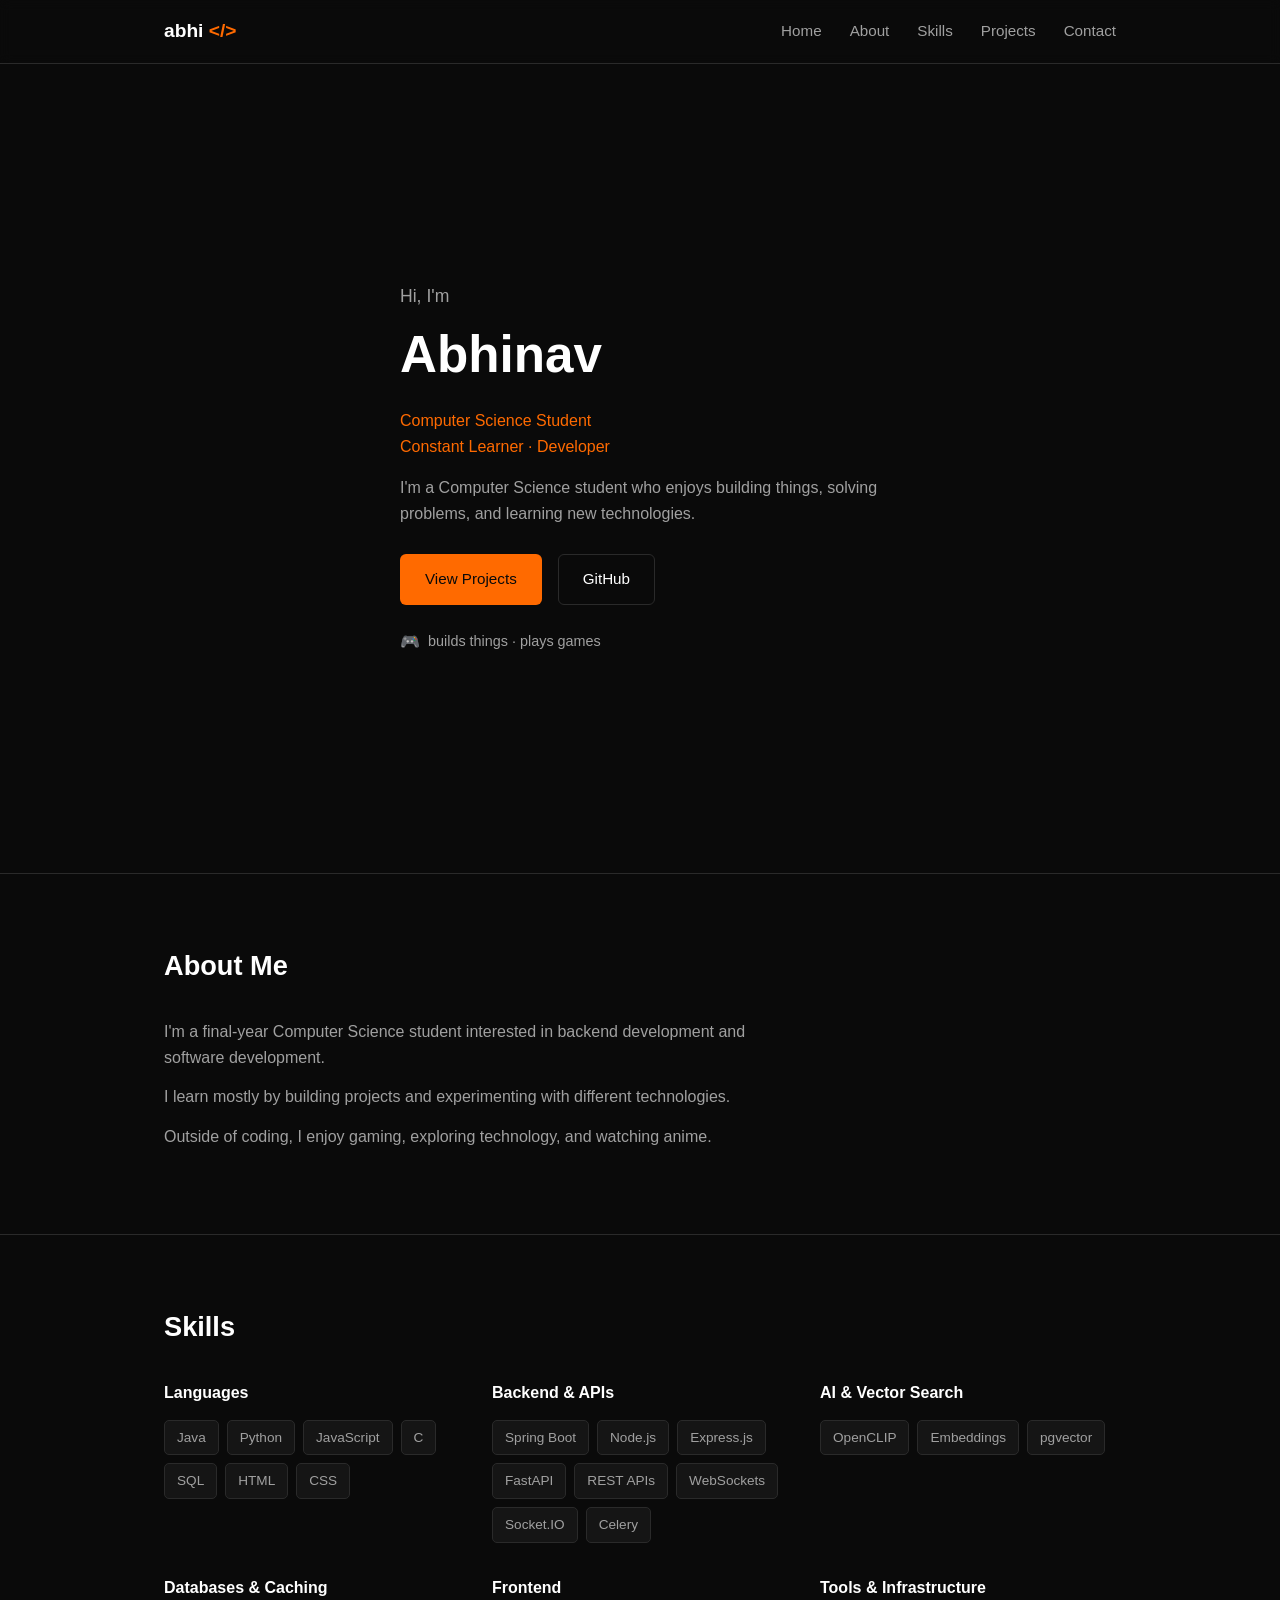
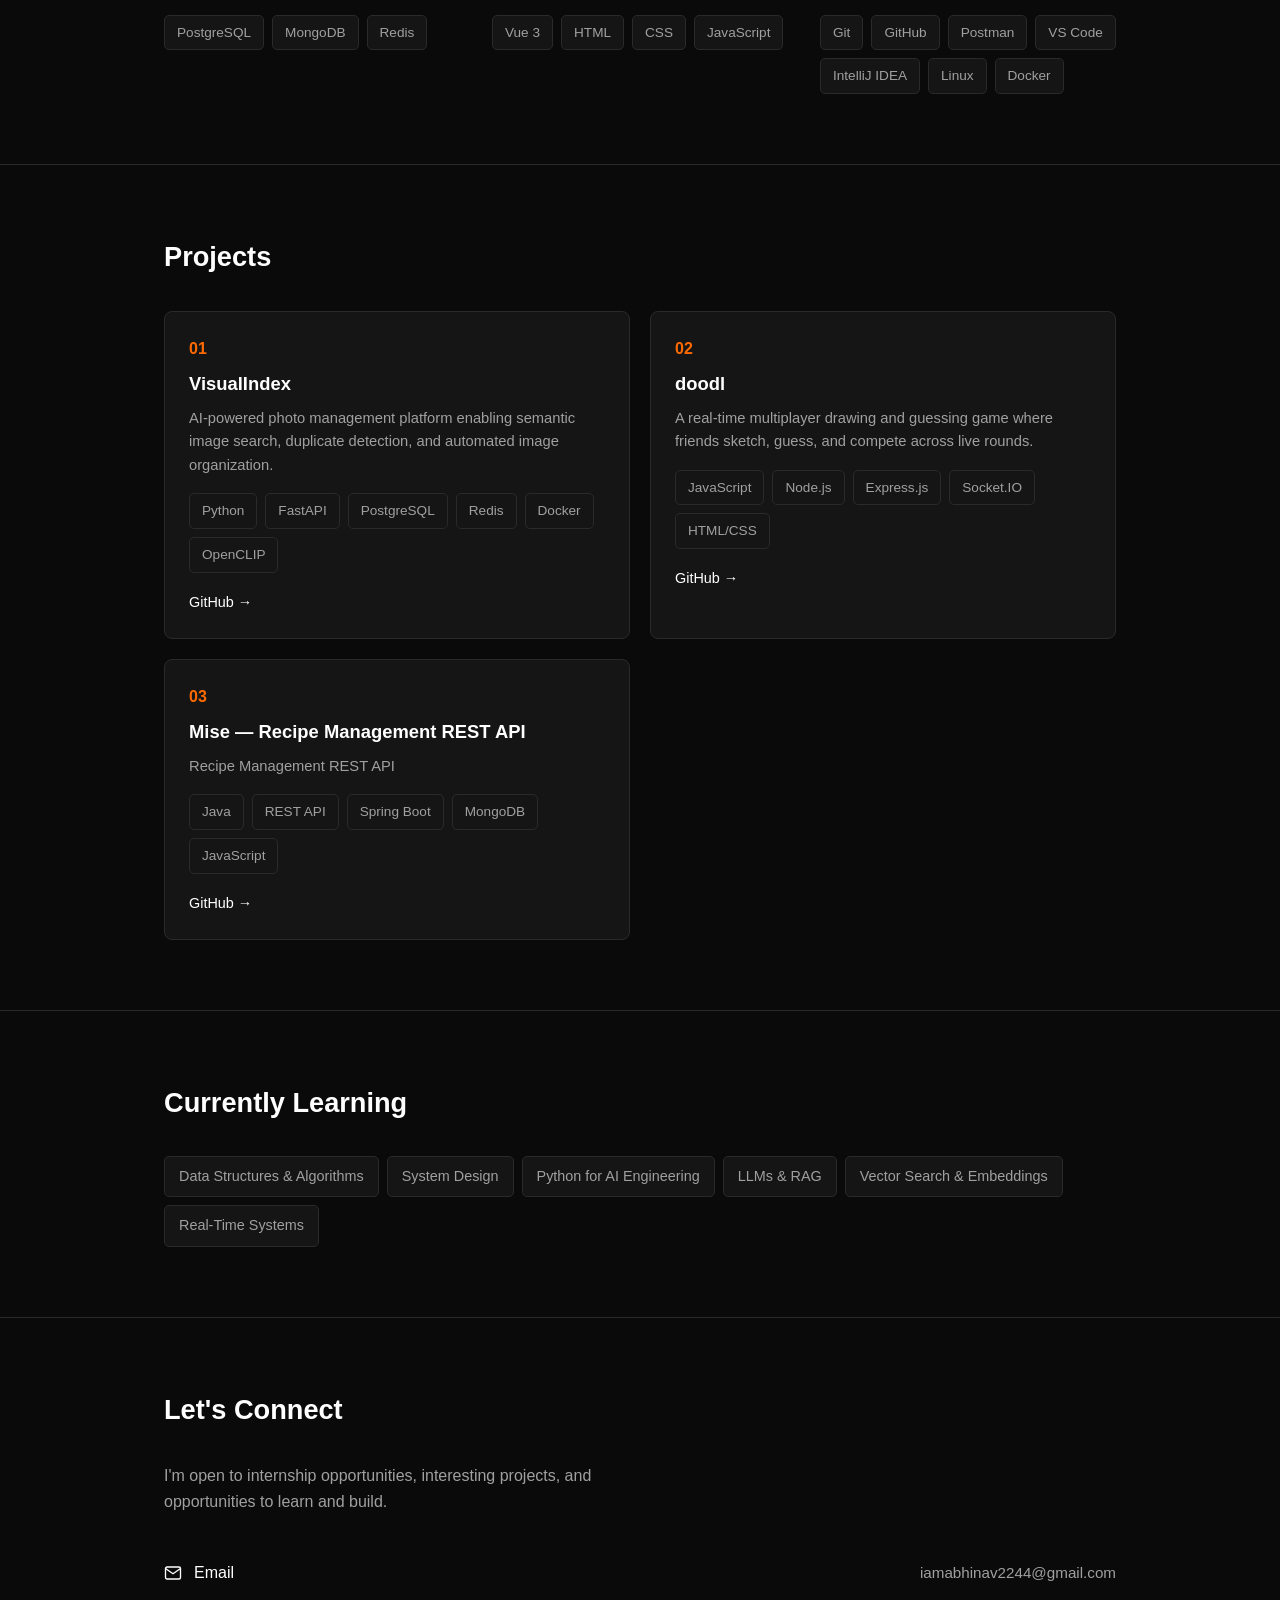
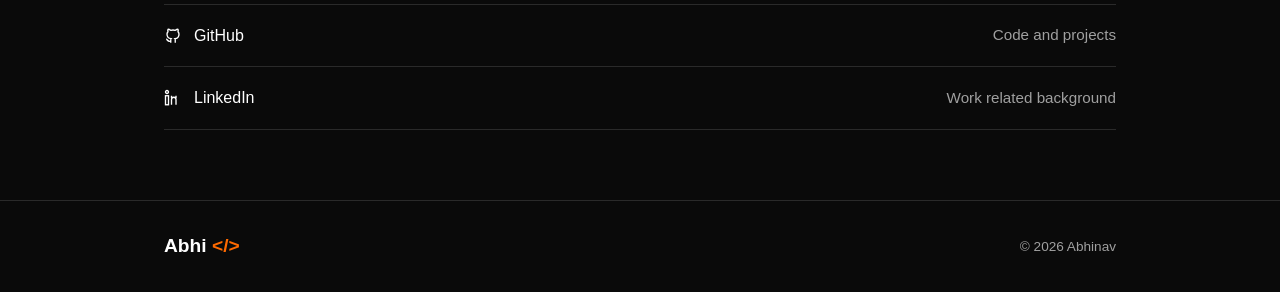
<file: index.html>
<!DOCTYPE html>
<html lang="en">
<head>
  <meta charset="UTF-8">
  <meta name="viewport" content="width=device-width, initial-scale=1.0">
  <title>Abhinav — Portfolio</title>
  <meta name="description" content="Personal portfolio of Abhinav, a Computer Science student focused on backend development.">
  <link rel="stylesheet" href="style.css">
</head>
<body>

  <!-- Navbar -->
  <header class="navbar" id="navbar">
    <div class="nav-container">
      <a href="#home" class="logo">abhi <span class="accent">&lt;/&gt;</span></a>

      <nav class="nav-links" id="navLinks">
        <a href="#home">Home</a>
        <a href="#about">About</a>
        <a href="#skills">Skills</a>
        <a href="#projects">Projects</a>
        <a href="#contact">Contact</a>
      </nav>

      <button class="hamburger" id="hamburger" aria-label="Open menu" aria-expanded="false">
        <span></span>
        <span></span>
        <span></span>
      </button>
    </div>
  </header>

  <!-- Hero -->
  <section id="home" class="intro">
    <div class="container intro-content">
      <p class="intro-greeting">Hi, I'm</p>
      <h1 class="intro-name">Abhinav</h1>
      <p class="intro-role">Computer Science Student<br>Constant Learner · Developer</p>
      <p class="intro-text">
        I'm a Computer Science student who enjoys building things,
        solving problems, and learning new technologies.
      </p>

      <div class="intro-buttons">
        <a href="#projects" class="btn btn-primary">View Projects</a>
        <a href="https://github.com/notabhinv" target="_blank" rel="noopener" class="btn btn-secondary">GitHub</a>
      </div>

      <div class="intro-tag">
        <span class="controller-icon" aria-hidden="true">🎮</span>
        <span>builds things · plays games</span>
      </div>
    </div>
  </section>

  <!-- About -->
  <section id="about" class="section">
    <div class="container">
      <h2 class="section-title">About Me</h2>
      <div class="about-text">
        <p>
          I'm a final-year Computer Science student interested in
          backend development and software development.
        </p>
        <p>
          I learn mostly by building projects and experimenting with
          different technologies.
        </p>
        <p>
          Outside of coding, I enjoy gaming, exploring technology,
          and watching anime.
        </p>
      </div>
    </div>
  </section>

 
<!-- Skills -->
<section id="skills" class="section">
  <div class="container">
    <h2 class="section-title">Skills</h2>

    <div class="skills-grid">
      <div class="skill-group">
        <h3>Languages</h3>
        <div class="tag-list">
          <span class="tag">Java</span>
          <span class="tag">Python</span>
          <span class="tag">JavaScript</span>
          <span class="tag">C</span>
          <span class="tag">SQL</span>
          <span class="tag">HTML</span>
          <span class="tag">CSS</span>
        </div>
      </div>

      <div class="skill-group">
        <h3>Backend & APIs</h3>
        <div class="tag-list">
          <span class="tag">Spring Boot</span>
          <span class="tag">Node.js</span>
          <span class="tag">Express.js</span>
          <span class="tag">FastAPI</span>
          <span class="tag">REST APIs</span>
          <span class="tag">WebSockets</span>
          <span class="tag">Socket.IO</span>
          <span class="tag">Celery</span>
        </div>
      </div>

      <div class="skill-group">
        <h3>AI & Vector Search</h3>
        <div class="tag-list">
          <span class="tag">OpenCLIP</span>
          <span class="tag">Embeddings</span>
          <span class="tag">pgvector</span>
        </div>
      </div>

      <div class="skill-group">
        <h3>Databases & Caching</h3>
        <div class="tag-list">
          <span class="tag">PostgreSQL</span>
          <span class="tag">MongoDB</span>
          <span class="tag">Redis</span>
        </div>
      </div>

      <div class="skill-group">
        <h3>Frontend</h3>
        <div class="tag-list">
          <span class="tag">Vue 3</span>
          <span class="tag">HTML</span>
          <span class="tag">CSS</span>
          <span class="tag">JavaScript</span>
        </div>
      </div>

      <div class="skill-group">
        <h3>Tools & Infrastructure</h3>
        <div class="tag-list">
          <span class="tag">Git</span>
          <span class="tag">GitHub</span>
          <span class="tag">Postman</span>
          <span class="tag">VS Code</span>
          <span class="tag">IntelliJ IDEA</span>
          <span class="tag">Linux</span>
          <span class="tag">Docker</span>
        </div>
      </div>
    </div>
  </div>
</section>


  <!-- Projects -->
  <section id="projects" class="section">
    <div class="container">
      <h2 class="section-title">Projects</h2>

      <div class="projects-grid">


        <div class="project-card">
          <span class="project-number">01</span>
          <h3>VisualIndex</h3>
          <p>AI-powered photo management platform enabling semantic image search, duplicate detection, and automated image organization.</p>
          <div class="tag-list">
            <span class="tag">Python</span>
            <span class="tag">FastAPI</span>
            <span class="tag">PostgreSQL</span>
            <span class="tag">Redis</span>
            <span class="tag">Docker</span>
            <span class="tag">OpenCLIP</span>
          </div>
          <div class="project-links">
            <a href="https://github.com/notabhinv/visual-index.git" target="_blank" rel="noopener">GitHub →</a>
          </div>
        </div>

        <div class="project-card">
            <span class="project-number">02</span>
            <h3>doodl</h3>
            <p>A real-time multiplayer drawing and guessing game where friends sketch, guess, and compete across live rounds.</p>
            <div class="tag-list">
              <span class="tag">JavaScript</span>
              <span class="tag">Node.js</span>
              <span class="tag">Express.js</span>
              <span class="tag">Socket.IO</span>
              <span class="tag">HTML/CSS</span>
            </div>
            <div class="project-links">
              <a href="https://github.com/notabhinv/scribbleClone.git" target="_blank" rel="noopener">GitHub →</a>
            </div>
        </div>

        <div class="project-card">
          <span class="project-number">03</span>
          <h3>Mise — Recipe Management REST API</h3>
          <p>Recipe Management REST API</p>
          <div class="tag-list">
            <span class="tag">Java</span>
            <span class="tag">REST API</span>
            <span class="tag">Spring Boot</span>
            <span class="tag">MongoDB</span>
            <span class="tag">JavaScript</span>
          </div>
          <div class="project-links">
            <a href="#" target="_blank" rel="noopener">GitHub →</a>
          </div>
        </div>
      </div>
    </div>
  </section>

 
<!-- Currently Learning -->
<section id="learning" class="section">
  <div class="container">
    <h2 class="section-title">Currently Learning</h2>
    <div class="tag-list learning-list">
      <span class="tag">Data Structures & Algorithms</span>
      <span class="tag">System Design</span>
      <span class="tag">Python for AI Engineering</span>
      <span class="tag">LLMs & RAG</span>
      <span class="tag">Vector Search & Embeddings</span>
      <span class="tag">Real-Time Systems</span>
    </div>
  </div>
</section>


 <!-- Contact -->
<section id="contact" class="section">
  <div class="container">
    <h2 class="section-title">Let's Connect</h2>
    <p class="contact-text">
      I'm open to internship opportunities, interesting projects,
      and opportunities to learn and build.
    </p>

    <div class="contact-list">
      <a href="mailto:iamabhinav2244@gmail.com" class="contact-row">
        <span class="contact-left">
          <svg class="contact-icon" viewBox="0 0 24 24" fill="none" stroke="currentColor" stroke-width="1.8" aria-hidden="true">
            <rect x="2" y="4" width="20" height="16" rx="2"></rect>
            <path d="m2 6 10 7 10-7"></path>
          </svg>
          Email
        </span>
        <span class="contact-right">iamabhinav2244@gmail.com</span>
      </a>

      <a href="https://github.com/notabhinv" target="_blank" rel="noopener" class="contact-row">
        <span class="contact-left">
          <svg class="contact-icon" viewBox="0 0 24 24" fill="none" stroke="currentColor" stroke-width="1.8" aria-hidden="true">
            <path d="M9 19c-4.3 1.4-4.3-2.5-6-3m12 5v-3.5c0-1 .1-1.4-.5-2 2.8-.3 5.5-1.4 5.5-6a4.6 4.6 0 0 0-1.3-3.2 4.2 4.2 0 0 0-.1-3.2s-1.1-.3-3.5 1.3a12.3 12.3 0 0 0-6.2 0C6.5 2.8 5.4 3.1 5.4 3.1a4.2 4.2 0 0 0-.1 3.2A4.6 4.6 0 0 0 4 9.5c0 4.6 2.7 5.7 5.5 6-.6.6-.6 1.2-.5 2V21"></path>
          </svg>
          GitHub
        </span>
        <span class="contact-right">Code and projects</span>
      </a>

      <a href="https://linkedin.com/in/notabhinv" target="_blank" rel="noopener" class="contact-row">
        <span class="contact-left">
          <svg class="contact-icon" viewBox="0 0 24 24" fill="none" stroke="currentColor" stroke-width="1.8" aria-hidden="true">
            <rect x="2" y="9" width="4" height="12"></rect>
            <circle cx="4" cy="4" r="2"></circle>
            <path d="M10 21v-7a3 3 0 0 1 6 0v7M10 12V9m6 3V9"></path>
          </svg>
          LinkedIn
        </span>
        <span class="contact-right">Work related background</span>
      </a>
    </div>
  </div>
</section>

  <!-- Footer -->
  <footer class="footer">
    <div class="container footer-content">
      <p class="logo">Abhi <span class="accent">&lt;/&gt;</span></p>
      <p class="footer-copy">© 2026 Abhinav</p>
    </div>
  </footer>

  <button id="backToTop" class="back-to-top" aria-label="Back to top">↑</button>

  <script src="script.js"></script>
</body>
</html>
</file>
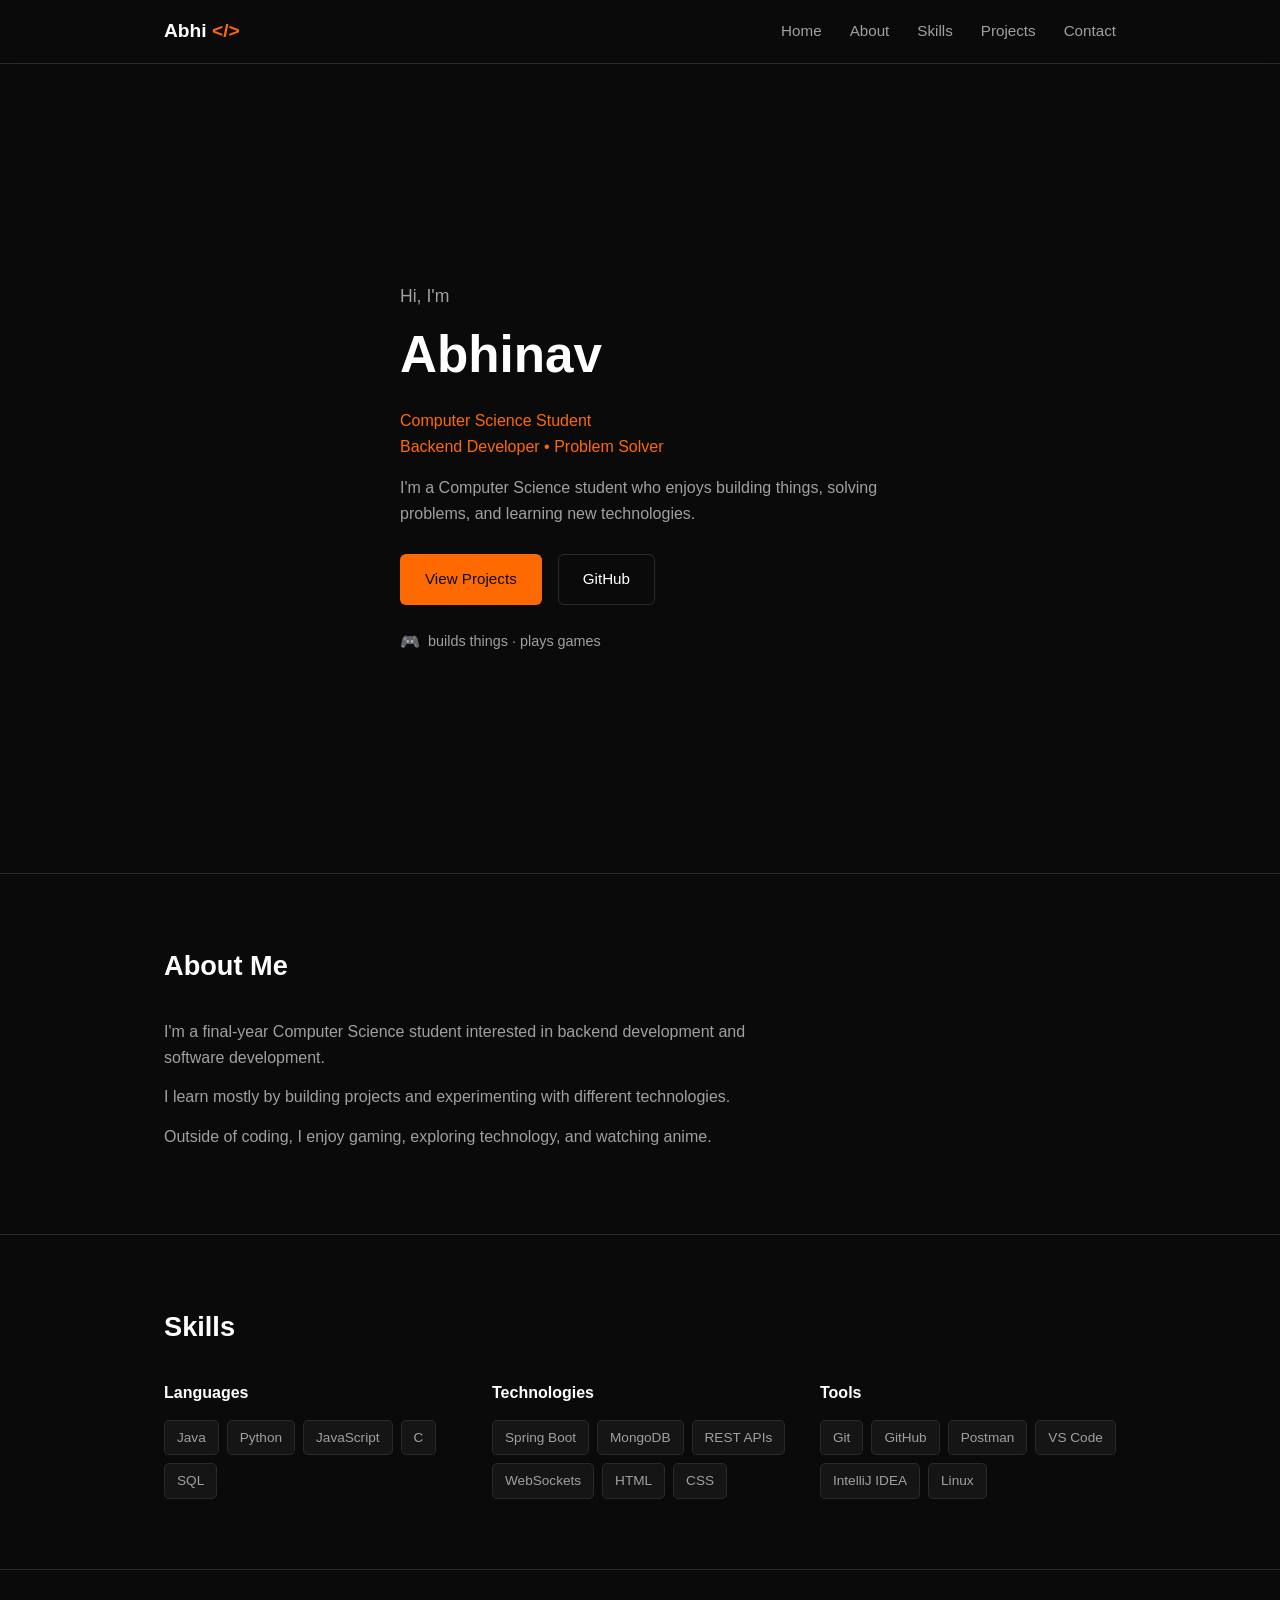
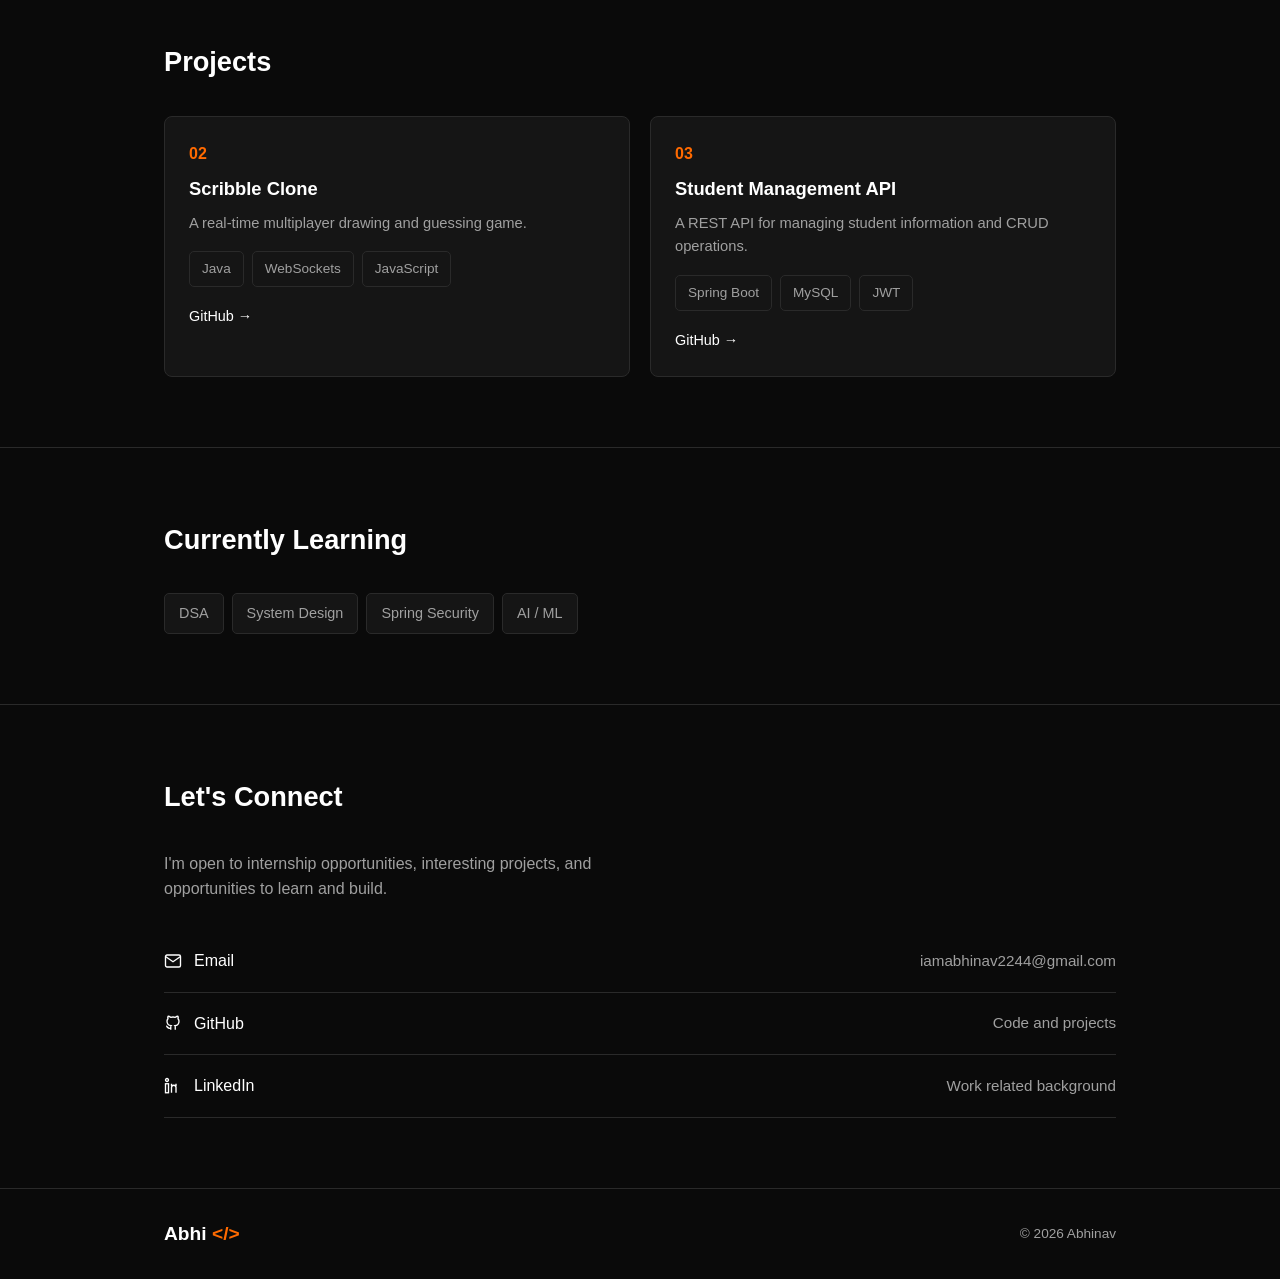
<file: abhinav/index.html>
<!DOCTYPE html>
<html lang="en">
<head>
  <meta charset="UTF-8">
  <meta name="viewport" content="width=device-width, initial-scale=1.0">
  <title>Abhinav — Portfolio</title>
  <meta name="description" content="Personal portfolio of Abhinav, a Computer Science student focused on backend development.">
  <link rel="stylesheet" href="style.css">
</head>
<body>

  <!-- Navbar -->
  <header class="navbar" id="navbar">
    <div class="nav-container">
      <a href="#home" class="logo">Abhi <span class="accent">&lt;/&gt;</span></a>

      <nav class="nav-links" id="navLinks">
        <a href="#home">Home</a>
        <a href="#about">About</a>
        <a href="#skills">Skills</a>
        <a href="#projects">Projects</a>
        <a href="#contact">Contact</a>
      </nav>

      <button class="hamburger" id="hamburger" aria-label="Open menu" aria-expanded="false">
        <span></span>
        <span></span>
        <span></span>
      </button>
    </div>
  </header>

  <!-- Hero -->
  <section id="home" class="intro">
    <div class="container intro-content">
      <p class="intro-greeting">Hi, I'm</p>
      <h1 class="intro-name">Abhinav</h1>
      <p class="intro-role">Computer Science Student<br>Backend Developer • Problem Solver</p>
      <p class="intro-text">
        I'm a Computer Science student who enjoys building things,
        solving problems, and learning new technologies.
      </p>

      <div class="intro-buttons">
        <a href="#projects" class="btn btn-primary">View Projects</a>
        <a href="https://github.com/notabhinv" target="_blank" rel="noopener" class="btn btn-secondary">GitHub</a>
      </div>

      <div class="intro-tag">
        <span class="controller-icon" aria-hidden="true">🎮</span>
        <span>builds things · plays games</span>
      </div>
    </div>
  </section>

  <!-- About -->
  <section id="about" class="section">
    <div class="container">
      <h2 class="section-title">About Me</h2>
      <div class="about-text">
        <p>
          I'm a final-year Computer Science student interested in
          backend development and software development.
        </p>
        <p>
          I learn mostly by building projects and experimenting with
          different technologies.
        </p>
        <p>
          Outside of coding, I enjoy gaming, exploring technology,
          and watching anime.
        </p>
      </div>
    </div>
  </section>

  <!-- Skills -->
  <section id="skills" class="section">
    <div class="container">
      <h2 class="section-title">Skills</h2>

      <div class="skills-grid">
        <div class="skill-group">
          <h3>Languages</h3>
          <div class="tag-list">
            <span class="tag">Java</span>
            <span class="tag">Python</span>
            <span class="tag">JavaScript</span>
            <span class="tag">C</span>
            <span class="tag">SQL</span>
          </div>
        </div>

        <div class="skill-group">
          <h3>Technologies</h3>
          <div class="tag-list">
            <span class="tag">Spring Boot</span>
            <span class="tag">MongoDB</span>
            <span class="tag">REST APIs</span>
            <span class="tag">WebSockets</span>
            <span class="tag">HTML</span>
            <span class="tag">CSS</span>
          </div>
        </div>

        <div class="skill-group">
          <h3>Tools</h3>
          <div class="tag-list">
            <span class="tag">Git</span>
            <span class="tag">GitHub</span>
            <span class="tag">Postman</span>
            <span class="tag">VS Code</span>
            <span class="tag">IntelliJ IDEA</span>
            <span class="tag">Linux</span>
          </div>
        </div>
      </div>
    </div>
  </section>

  <!-- Projects -->
  <section id="projects" class="section">
    <div class="container">
      <h2 class="section-title">Projects</h2>

      <div class="projects-grid">

        <div class="project-card">
          <span class="project-number">02</span>
          <h3>Scribble Clone</h3>
          <p>A real-time multiplayer drawing and guessing game.</p>
          <div class="tag-list">
            <span class="tag">Java</span>
            <span class="tag">WebSockets</span>
            <span class="tag">JavaScript</span>
          </div>
          <div class="project-links">
            <a href="https://github.com/notabhinv/scribbleClone.git" target="_blank" rel="noopener">GitHub →</a>
          </div>
        </div>

        <div class="project-card">
          <span class="project-number">03</span>
          <h3>Student Management API</h3>
          <p>A REST API for managing student information and CRUD operations.</p>
          <div class="tag-list">
            <span class="tag">Spring Boot</span>
            <span class="tag">MySQL</span>
            <span class="tag">JWT</span>
          </div>
          <div class="project-links">
            <a href="#" target="_blank" rel="noopener">GitHub →</a>
          </div>
        </div>
      </div>
    </div>
  </section>

  <!-- Currently Learning -->
  <section id="learning" class="section">
    <div class="container">
      <h2 class="section-title">Currently Learning</h2>
      <div class="tag-list learning-list">
        <span class="tag">DSA</span>
        <span class="tag">System Design</span>
        <span class="tag">Spring Security</span>
        <span class="tag">AI / ML</span>
      </div>
    </div>
  </section>

 <!-- Contact -->
<section id="contact" class="section">
  <div class="container">
    <h2 class="section-title">Let's Connect</h2>
    <p class="contact-text">
      I'm open to internship opportunities, interesting projects,
      and opportunities to learn and build.
    </p>

    <div class="contact-list">
      <a href="mailto:iamabhinav2244@gmail.com" class="contact-row">
        <span class="contact-left">
          <svg class="contact-icon" viewBox="0 0 24 24" fill="none" stroke="currentColor" stroke-width="1.8" aria-hidden="true">
            <rect x="2" y="4" width="20" height="16" rx="2"></rect>
            <path d="m2 6 10 7 10-7"></path>
          </svg>
          Email
        </span>
        <span class="contact-right">iamabhinav2244@gmail.com</span>
      </a>

      <a href="https://github.com/notabhinv" target="_blank" rel="noopener" class="contact-row">
        <span class="contact-left">
          <svg class="contact-icon" viewBox="0 0 24 24" fill="none" stroke="currentColor" stroke-width="1.8" aria-hidden="true">
            <path d="M9 19c-4.3 1.4-4.3-2.5-6-3m12 5v-3.5c0-1 .1-1.4-.5-2 2.8-.3 5.5-1.4 5.5-6a4.6 4.6 0 0 0-1.3-3.2 4.2 4.2 0 0 0-.1-3.2s-1.1-.3-3.5 1.3a12.3 12.3 0 0 0-6.2 0C6.5 2.8 5.4 3.1 5.4 3.1a4.2 4.2 0 0 0-.1 3.2A4.6 4.6 0 0 0 4 9.5c0 4.6 2.7 5.7 5.5 6-.6.6-.6 1.2-.5 2V21"></path>
          </svg>
          GitHub
        </span>
        <span class="contact-right">Code and projects</span>
      </a>

      <a href="https://linkedin.com/in/notabhinv" target="_blank" rel="noopener" class="contact-row">
        <span class="contact-left">
          <svg class="contact-icon" viewBox="0 0 24 24" fill="none" stroke="currentColor" stroke-width="1.8" aria-hidden="true">
            <rect x="2" y="9" width="4" height="12"></rect>
            <circle cx="4" cy="4" r="2"></circle>
            <path d="M10 21v-7a3 3 0 0 1 6 0v7M10 12V9m6 3V9"></path>
          </svg>
          LinkedIn
        </span>
        <span class="contact-right">Work related background</span>
      </a>
    </div>
  </div>
</section>

  <!-- Footer -->
  <footer class="footer">
    <div class="container footer-content">
      <p class="logo">Abhi <span class="accent">&lt;/&gt;</span></p>
      <p class="footer-copy">© 2026 Abhinav</p>
    </div>
  </footer>

  <button id="backToTop" class="back-to-top" aria-label="Back to top">↑</button>

  <script src="script.js"></script>
</body>
</html>
</file>
<file: style.css>
/* ---------- Variables ---------- */
:root {
  --bg: #0a0a0a;
  --card: #151515;
  --border: #2a2a2a;
  --text: #ffffff;
  --text-secondary: #a0a0a0;
  --accent: #ff6a00;
}

/* ---------- Reset ---------- */
* {
  margin: 0;
  padding: 0;
  box-sizing: border-box;
}

html {
  scroll-behavior: smooth;
}

body {
  background-color: var(--bg);
  color: var(--text);
  font-family: "Segoe UI", Roboto, Arial, sans-serif;
  line-height: 1.6;
}

.container {
  max-width: 1000px;
  margin: 0 auto;
  padding: 0 24px;
}

a {
  color: inherit;
  text-decoration: none;
}

/* ---------- Navbar ---------- */
.navbar {
  position: sticky;
  top: 0;
  z-index: 100;
  background-color: rgba(10, 10, 10, 0.9);
  border-bottom: 1px solid var(--border);
  backdrop-filter: blur(6px);
}

.nav-container {
  max-width: 1000px;
  margin: 0 auto;
  padding: 16px 24px;
  display: flex;
  align-items: center;
  justify-content: space-between;
}

.logo {
  font-size: 1.2rem;
  font-weight: 600;
}

.accent {
  color: var(--accent);
}

.nav-links {
  display: flex;
  gap: 28px;
}

.nav-links a {
  color: var(--text-secondary);
  font-size: 0.95rem;
  transition: color 0.2s ease;
}

.nav-links a:hover,
.nav-links a:focus-visible {
  color: var(--accent);
}

.hamburger {
  display: none;
  flex-direction: column;
  justify-content: center;
  gap: 5px;
  background: none;
  border: none;
  cursor: pointer;
  padding: 6px;
}

.hamburger span {
  width: 22px;
  height: 2px;
  background-color: var(--text);
  transition: transform 0.2s ease, opacity 0.2s ease;
}

/* ---------- Buttons ---------- */
.btn {
  display: inline-block;
  padding: 12px 24px;
  border-radius: 6px;
  font-size: 0.95rem;
  font-weight: 500;
  transition: all 0.2s ease;
  border: 1px solid transparent;
}

.btn-primary {
  background-color: var(--accent);
  color: #0a0a0a;
}

.btn-primary:hover {
  background-color: #e65f00;
}

.btn-secondary {
  border-color: var(--border);
  color: var(--text);
}

.btn-secondary:hover {
  border-color: var(--accent);
  color: var(--accent);
}

/* ---------- Hero ---------- */
.intro {
  min-height: 90vh;
  display: flex;
  align-items: center;
  border-bottom: 1px solid var(--border);
}

.intro-content {
  padding: 60px 24px;
}

.intro-greeting {
  color: var(--text-secondary);
  font-size: 1.1rem;
}

.intro-name {
  font-size: 3.2rem;
  font-weight: 700;
  margin: 4px 0 12px;
}

.intro-role {
  color: var(--accent);
  font-size: 1rem;
  margin-bottom: 16px;
}

.intro-text {
  max-width: 480px;
  color: var(--text-secondary);
  margin-bottom: 28px;
}

.intro-buttons {
  display: flex;
  gap: 16px;
  flex-wrap: wrap;
  margin-bottom: 24px;
}

.intro-tag {
  display: flex;
  align-items: center;
  gap: 8px;
  color: var(--text-secondary);
  font-size: 0.9rem;
}

.controller-icon {
  font-size: 1rem;
}

/* ---------- Sections ---------- */
.section {
  padding: 70px 0;
  border-bottom: 1px solid var(--border);
}

.section-title {
  font-size: 1.7rem;
  font-weight: 600;
  margin-bottom: 32px;
}

/* ---------- About ---------- */
.about-text {
  max-width: 600px;
}

.about-text p {
  color: var(--text-secondary);
  margin-bottom: 14px;
}

/* ---------- Skills ---------- */
.skills-grid {
  display: grid;
  grid-template-columns: repeat(3, 1fr);
  gap: 32px;
}

.skill-group h3 {
  font-size: 1rem;
  margin-bottom: 14px;
  color: var(--text);
}

.tag-list {
  display: flex;
  flex-wrap: wrap;
  gap: 8px;
}

.tag {
  background-color: var(--card);
  border: 1px solid var(--border);
  color: var(--text-secondary);
  padding: 6px 12px;
  border-radius: 5px;
  font-size: 0.85rem;
}

/* ---------- Projects ---------- */
.projects-grid {
  display: grid;
  grid-template-columns: repeat(2, 1fr);
  gap: 20px;
}

.project-card {
  background-color: var(--card);
  border: 1px solid var(--border);
  border-radius: 8px;
  padding: 24px;
  transition: border-color 0.2s ease, transform 0.2s ease;
  opacity: 0;
  transform: translateY(12px);
}

.project-card.visible {
  opacity: 1;
  transform: translateY(0);
  transition: opacity 0.5s ease, transform 0.5s ease;
}

.project-card:hover {
  border-color: var(--accent);
}

.project-number {
  display: inline-block;
  color: var(--accent);
  font-weight: 600;
  margin-bottom: 8px;
}

.project-card h3 {
  font-size: 1.15rem;
  margin-bottom: 8px;
}

.project-card p {
  color: var(--text-secondary);
  font-size: 0.92rem;
  margin-bottom: 16px;
}

.project-card .tag-list {
  margin-bottom: 18px;
}

.project-links {
  display: flex;
  gap: 20px;
}

.project-links a {
  font-size: 0.9rem;
  color: var(--text);
  transition: color 0.2s ease;
}

.project-links a:hover {
  color: var(--accent);
}

/* ---------- Currently Learning ---------- */
.learning-list .tag {
  font-size: 0.9rem;
  padding: 8px 14px;
}

/* ---------- Contact ---------- */
.contact-text {
  color: var(--text-secondary);
  max-width: 500px;
  margin-bottom: 28px;
}

.contact-list {
  display: flex;
  flex-direction: column;
}

.contact-row {
  display: flex;
  align-items: center;
  justify-content: space-between;
  gap: 16px;
  padding: 18px 0;
  border-bottom: 1px solid var(--border);
  transition: border-color 0.2s ease;
}

.contact-row:hover {
  border-bottom-color: var(--accent);
}

.contact-left {
  display: flex;
  align-items: center;
  gap: 12px;
  font-size: 1rem;
  color: var(--text);
  transition: color 0.2s ease;
}

.contact-row:hover .contact-left {
  color: var(--accent);
}

.contact-icon {
  width: 18px;
  height: 18px;
  flex-shrink: 0;
}

.contact-right {
  color: var(--text-secondary);
  font-size: 0.95rem;
  text-align: right;
}

/* ---------- Footer ---------- */
.footer {
  padding: 30px 0;
}

.footer-content {
  display: flex;
  align-items: center;
  justify-content: space-between;
  flex-wrap: wrap;
  gap: 12px;
}

.footer-copy {
  color: var(--text-secondary);
  font-size: 0.85rem;
}

/* ---------- Back to top ---------- */
.back-to-top {
  position: fixed;
  bottom: 24px;
  right: 24px;
  width: 40px;
  height: 40px;
  border-radius: 6px;
  background-color: var(--card);
  border: 1px solid var(--border);
  color: var(--text-secondary);
  cursor: pointer;
  font-size: 1.1rem;
  opacity: 0;
  pointer-events: none;
  transition: opacity 0.2s ease, border-color 0.2s ease, color 0.2s ease;
}

.back-to-top.visible {
  opacity: 1;
  pointer-events: auto;
}

.back-to-top:hover {
  border-color: var(--accent);
  color: var(--accent);
}

/* ---------- Focus states (accessibility) ---------- */
a:focus-visible,
button:focus-visible {
  outline: 2px solid var(--accent);
  outline-offset: 3px;
}

/* ---------- Reduced motion ---------- */
@media (prefers-reduced-motion: reduce) {
  html {
    scroll-behavior: auto;
  }
  .project-card {
    opacity: 1;
    transform: none;
    transition: none;
  }
}

/* ---------- Responsive ---------- */
@media (max-width: 768px) {
  .skills-grid {
    grid-template-columns: 1fr;
  }

  .projects-grid {
    grid-template-columns: 1fr;
  }

  .intro-name {
    font-size: 2.4rem;
  }
}

@media (max-width: 640px) {
  .nav-links {
    position: absolute;
    top: 100%;
    left: 0;
    right: 0;
    background-color: var(--bg);
    border-bottom: 1px solid var(--border);
    flex-direction: column;
    padding: 16px 24px;
    gap: 16px;
    display: none;
  }

  .nav-links.open {
    display: flex;
  }

  .hamburger {
    display: flex;
  }
}
</file>
<file: abhinav/style.css>
/* ---------- Variables ---------- */
:root {
  --bg: #0a0a0a;
  --card: #151515;
  --border: #2a2a2a;
  --text: #ffffff;
  --text-secondary: #a0a0a0;
  --accent: #ff6a00;
}

/* ---------- Reset ---------- */
* {
  margin: 0;
  padding: 0;
  box-sizing: border-box;
}

html {
  scroll-behavior: smooth;
}

body {
  background-color: var(--bg);
  color: var(--text);
  font-family: "Segoe UI", Roboto, Arial, sans-serif;
  line-height: 1.6;
}

.container {
  max-width: 1000px;
  margin: 0 auto;
  padding: 0 24px;
}

a {
  color: inherit;
  text-decoration: none;
}

/* ---------- Navbar ---------- */
.navbar {
  position: sticky;
  top: 0;
  z-index: 100;
  background-color: rgba(10, 10, 10, 0.9);
  border-bottom: 1px solid var(--border);
  backdrop-filter: blur(6px);
}

.nav-container {
  max-width: 1000px;
  margin: 0 auto;
  padding: 16px 24px;
  display: flex;
  align-items: center;
  justify-content: space-between;
}

.logo {
  font-size: 1.2rem;
  font-weight: 600;
}

.accent {
  color: var(--accent);
}

.nav-links {
  display: flex;
  gap: 28px;
}

.nav-links a {
  color: var(--text-secondary);
  font-size: 0.95rem;
  transition: color 0.2s ease;
}

.nav-links a:hover,
.nav-links a:focus-visible {
  color: var(--accent);
}

.hamburger {
  display: none;
  flex-direction: column;
  justify-content: center;
  gap: 5px;
  background: none;
  border: none;
  cursor: pointer;
  padding: 6px;
}

.hamburger span {
  width: 22px;
  height: 2px;
  background-color: var(--text);
  transition: transform 0.2s ease, opacity 0.2s ease;
}

/* ---------- Buttons ---------- */
.btn {
  display: inline-block;
  padding: 12px 24px;
  border-radius: 6px;
  font-size: 0.95rem;
  font-weight: 500;
  transition: all 0.2s ease;
  border: 1px solid transparent;
}

.btn-primary {
  background-color: var(--accent);
  color: #0a0a0a;
}

.btn-primary:hover {
  background-color: #e65f00;
}

.btn-secondary {
  border-color: var(--border);
  color: var(--text);
}

.btn-secondary:hover {
  border-color: var(--accent);
  color: var(--accent);
}

/* ---------- Hero ---------- */
.intro {
  min-height: 90vh;
  display: flex;
  align-items: center;
  border-bottom: 1px solid var(--border);
}

.intro-content {
  padding: 60px 24px;
}

.intro-greeting {
  color: var(--text-secondary);
  font-size: 1.1rem;
}

.intro-name {
  font-size: 3.2rem;
  font-weight: 700;
  margin: 4px 0 12px;
}

.intro-role {
  color: var(--accent);
  font-size: 1rem;
  margin-bottom: 16px;
}

.intro-text {
  max-width: 480px;
  color: var(--text-secondary);
  margin-bottom: 28px;
}

.intro-buttons {
  display: flex;
  gap: 16px;
  flex-wrap: wrap;
  margin-bottom: 24px;
}

.intro-tag {
  display: flex;
  align-items: center;
  gap: 8px;
  color: var(--text-secondary);
  font-size: 0.9rem;
}

.controller-icon {
  font-size: 1rem;
}

/* ---------- Sections ---------- */
.section {
  padding: 70px 0;
  border-bottom: 1px solid var(--border);
}

.section-title {
  font-size: 1.7rem;
  font-weight: 600;
  margin-bottom: 32px;
}

/* ---------- About ---------- */
.about-text {
  max-width: 600px;
}

.about-text p {
  color: var(--text-secondary);
  margin-bottom: 14px;
}

/* ---------- Skills ---------- */
.skills-grid {
  display: grid;
  grid-template-columns: repeat(3, 1fr);
  gap: 32px;
}

.skill-group h3 {
  font-size: 1rem;
  margin-bottom: 14px;
  color: var(--text);
}

.tag-list {
  display: flex;
  flex-wrap: wrap;
  gap: 8px;
}

.tag {
  background-color: var(--card);
  border: 1px solid var(--border);
  color: var(--text-secondary);
  padding: 6px 12px;
  border-radius: 5px;
  font-size: 0.85rem;
}

/* ---------- Projects ---------- */
.projects-grid {
  display: grid;
  grid-template-columns: repeat(2, 1fr);
  gap: 20px;
}

.project-card {
  background-color: var(--card);
  border: 1px solid var(--border);
  border-radius: 8px;
  padding: 24px;
  transition: border-color 0.2s ease, transform 0.2s ease;
  opacity: 0;
  transform: translateY(12px);
}

.project-card.visible {
  opacity: 1;
  transform: translateY(0);
  transition: opacity 0.5s ease, transform 0.5s ease;
}

.project-card:hover {
  border-color: var(--accent);
}

.project-number {
  display: inline-block;
  color: var(--accent);
  font-weight: 600;
  margin-bottom: 8px;
}

.project-card h3 {
  font-size: 1.15rem;
  margin-bottom: 8px;
}

.project-card p {
  color: var(--text-secondary);
  font-size: 0.92rem;
  margin-bottom: 16px;
}

.project-card .tag-list {
  margin-bottom: 18px;
}

.project-links {
  display: flex;
  gap: 20px;
}

.project-links a {
  font-size: 0.9rem;
  color: var(--text);
  transition: color 0.2s ease;
}

.project-links a:hover {
  color: var(--accent);
}

/* ---------- Currently Learning ---------- */
.learning-list .tag {
  font-size: 0.9rem;
  padding: 8px 14px;
}

/* ---------- Contact ---------- */
.contact-text {
  color: var(--text-secondary);
  max-width: 500px;
  margin-bottom: 28px;
}

.contact-list {
  display: flex;
  flex-direction: column;
}

.contact-row {
  display: flex;
  align-items: center;
  justify-content: space-between;
  gap: 16px;
  padding: 18px 0;
  border-bottom: 1px solid var(--border);
  transition: border-color 0.2s ease;
}

.contact-row:hover {
  border-bottom-color: var(--accent);
}

.contact-left {
  display: flex;
  align-items: center;
  gap: 12px;
  font-size: 1rem;
  color: var(--text);
  transition: color 0.2s ease;
}

.contact-row:hover .contact-left {
  color: var(--accent);
}

.contact-icon {
  width: 18px;
  height: 18px;
  flex-shrink: 0;
}

.contact-right {
  color: var(--text-secondary);
  font-size: 0.95rem;
  text-align: right;
}

/* ---------- Footer ---------- */
.footer {
  padding: 30px 0;
}

.footer-content {
  display: flex;
  align-items: center;
  justify-content: space-between;
  flex-wrap: wrap;
  gap: 12px;
}

.footer-copy {
  color: var(--text-secondary);
  font-size: 0.85rem;
}

/* ---------- Back to top ---------- */
.back-to-top {
  position: fixed;
  bottom: 24px;
  right: 24px;
  width: 40px;
  height: 40px;
  border-radius: 6px;
  background-color: var(--card);
  border: 1px solid var(--border);
  color: var(--text-secondary);
  cursor: pointer;
  font-size: 1.1rem;
  opacity: 0;
  pointer-events: none;
  transition: opacity 0.2s ease, border-color 0.2s ease, color 0.2s ease;
}

.back-to-top.visible {
  opacity: 1;
  pointer-events: auto;
}

.back-to-top:hover {
  border-color: var(--accent);
  color: var(--accent);
}

/* ---------- Focus states (accessibility) ---------- */
a:focus-visible,
button:focus-visible {
  outline: 2px solid var(--accent);
  outline-offset: 3px;
}

/* ---------- Reduced motion ---------- */
@media (prefers-reduced-motion: reduce) {
  html {
    scroll-behavior: auto;
  }
  .project-card {
    opacity: 1;
    transform: none;
    transition: none;
  }
}

/* ---------- Responsive ---------- */
@media (max-width: 768px) {
  .skills-grid {
    grid-template-columns: 1fr;
  }

  .projects-grid {
    grid-template-columns: 1fr;
  }

  .intro-name {
    font-size: 2.4rem;
  }
}

@media (max-width: 640px) {
  .nav-links {
    position: absolute;
    top: 100%;
    left: 0;
    right: 0;
    background-color: var(--bg);
    border-bottom: 1px solid var(--border);
    flex-direction: column;
    padding: 16px 24px;
    gap: 16px;
    display: none;
  }

  .nav-links.open {
    display: flex;
  }

  .hamburger {
    display: flex;
  }
}
</file>
